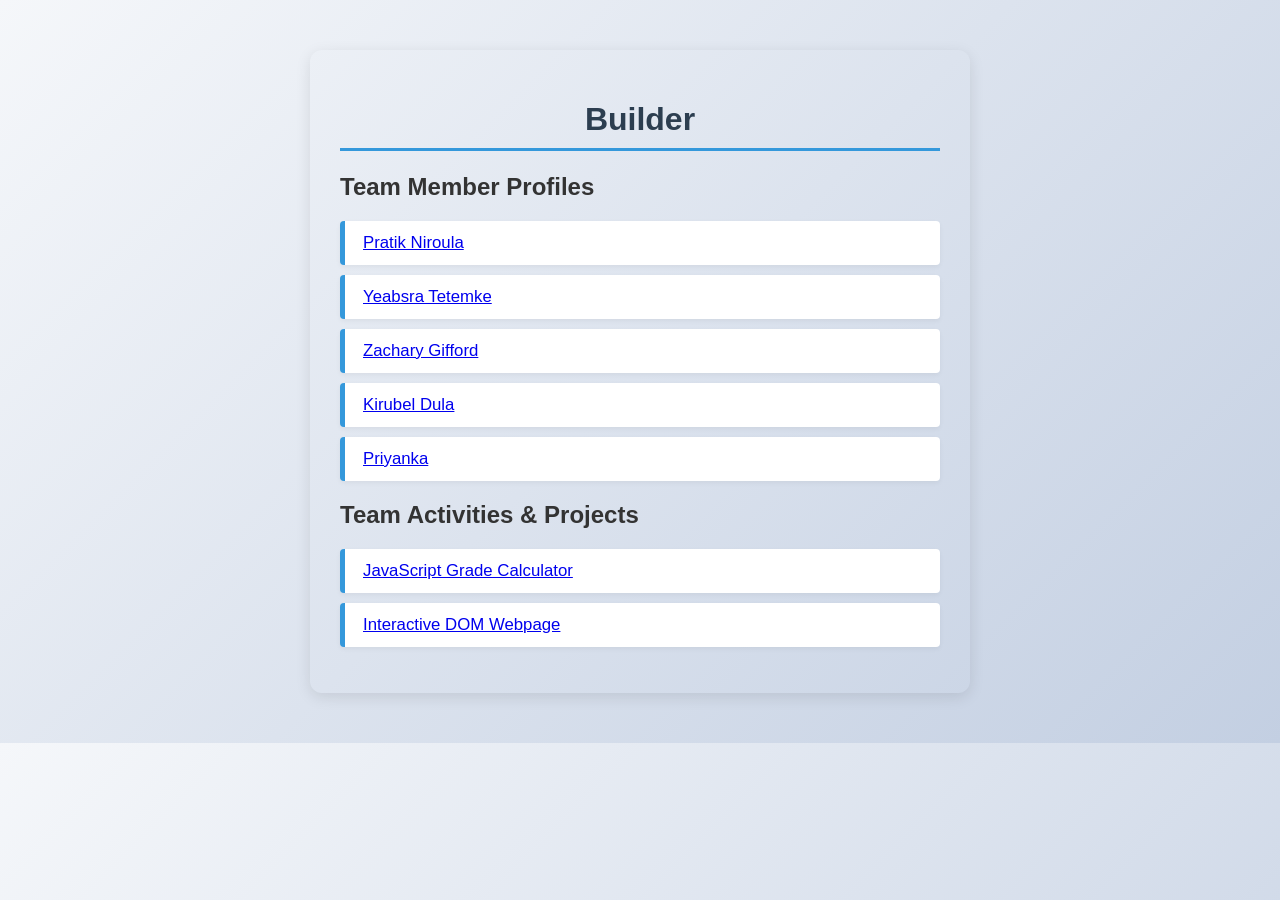
<file: index.html>
<!DOCTYPE html>
<html lang="en">
<head>
    <meta charset="UTF-8">
    <title>Builder Team Page</title>
    <style>
        body {
            font-family: Arial, sans-serif;
            background: linear-gradient(135deg, #f5f7fa, #c3cfe2);
            color: #333;
            max-width: 600px;
            margin: 50px auto;
            padding: 30px;
            border-radius: 12px;
            box-shadow: 0 4px 15px rgba(0, 0, 0, 0.1);
        }
        h1 {
            color: #2c3e50;
            text-align: center;
            border-bottom: 3px solid #3498db;
            padding-bottom: 10px;
        }
        p {
            text-align: center;
            font-size: 1.1em;
            color: #555;
        }
        ul {
            list-style-type: none;
            padding: 0;
            margin-top: 20px;
        }
        li {
            background-color: #ffffff;
            margin: 10px 0;
            padding: 12px 18px;
            border-left: 5px solid #3498db;
            border-radius: 4px;
            font-size: 1.05em;
            box-shadow: 0 2px 5px rgba(0,0,0,0.05);
            transition: transform 0.2s ease, background-color 0.2s ease;
        }
        li:hover {
            background-color: #e8f4fd;
            transform: translateX(5px);
        }
    </style>
</head>
<body>
    <h1>Builder</h1>
    <h2>Team Member Profiles</h2>
    <ul>
        <li><a href="pratik-profile.html">Pratik Niroula</a></li>
        <li><a href="Yeabsra's-profile.html">Yeabsra Tetemke</a></li>
        <li><a href="profile.html">Zachary Gifford</a></li>
        <li><a href="kirubel-profile.html">Kirubel Dula</a></li>
        <li><a href="priyanka-profile.html">Priyanka</a></li>
    </ul>

    <h2>Team Activities &amp; Projects</h2>
    <ul>
        <li><a href="JavaScriptFirstProgram/index.html">JavaScript Grade Calculator</a></li>
        <li><a href="InteractiveDOM/index.html">Interactive DOM Webpage</a></li>
    </ul>
</body>
</html>
</file>
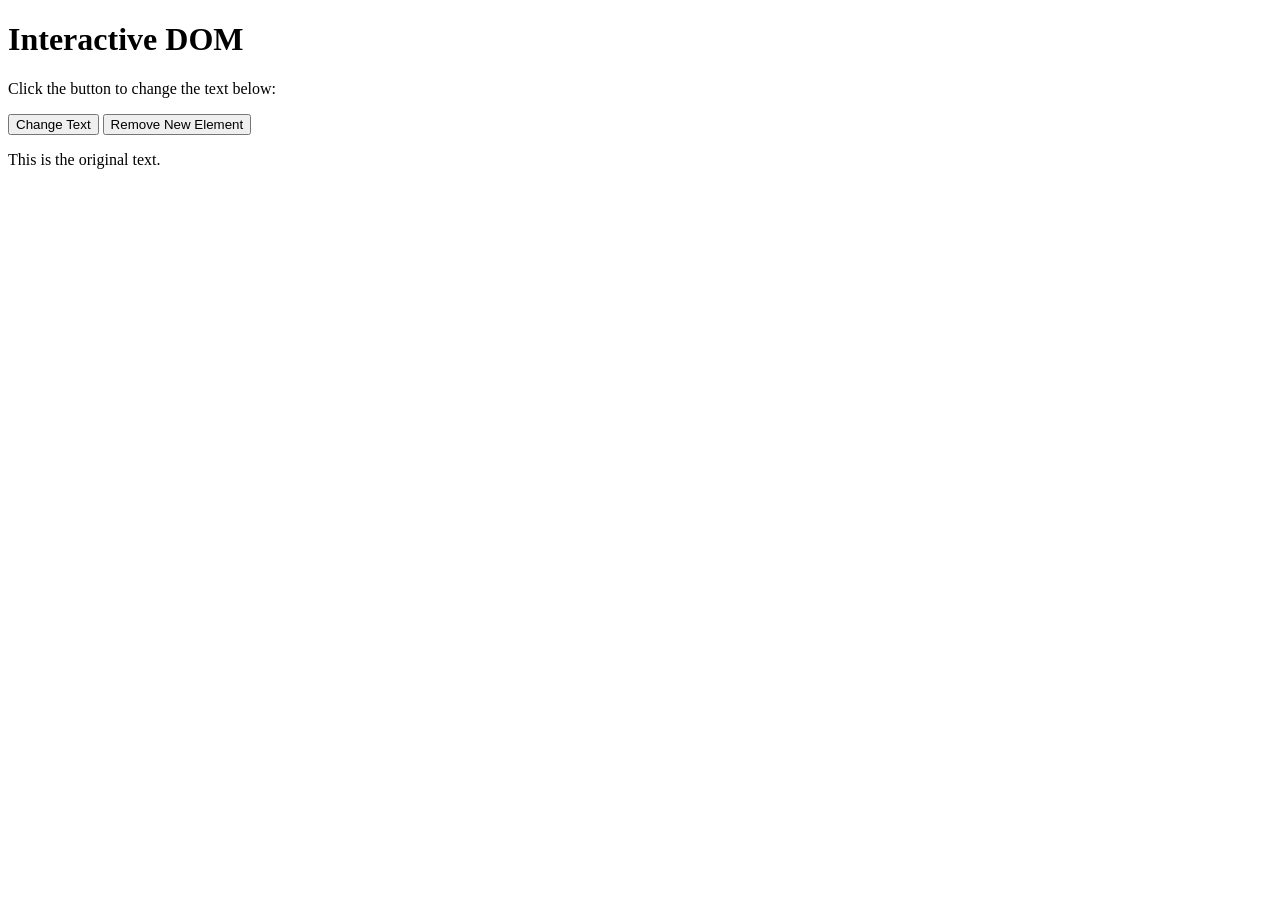
<file: InteractiveDOM/index.html>
<!DOCTYPE html>
<html lang="en">
    <head>
        <meta charset="UTF-8">
        <meta name="viewport" content="width=device-width, initial-scale=1.0">
        <title>Interactive DOM</title>
    
    <body>
        <h1>Interactive DOM</h1>
        <p>Click the button to change the text below:</p>
        <button id="changeTextButton">Change Text</button>
        <button id="removeElementButton">Remove New Element</button>
        <p id="textToChange">This is the original text.</p>
        <div id="outputArea" aria-live="polite"></div>
        <script src="script.js"></script>
    </body>
</html>
</file>
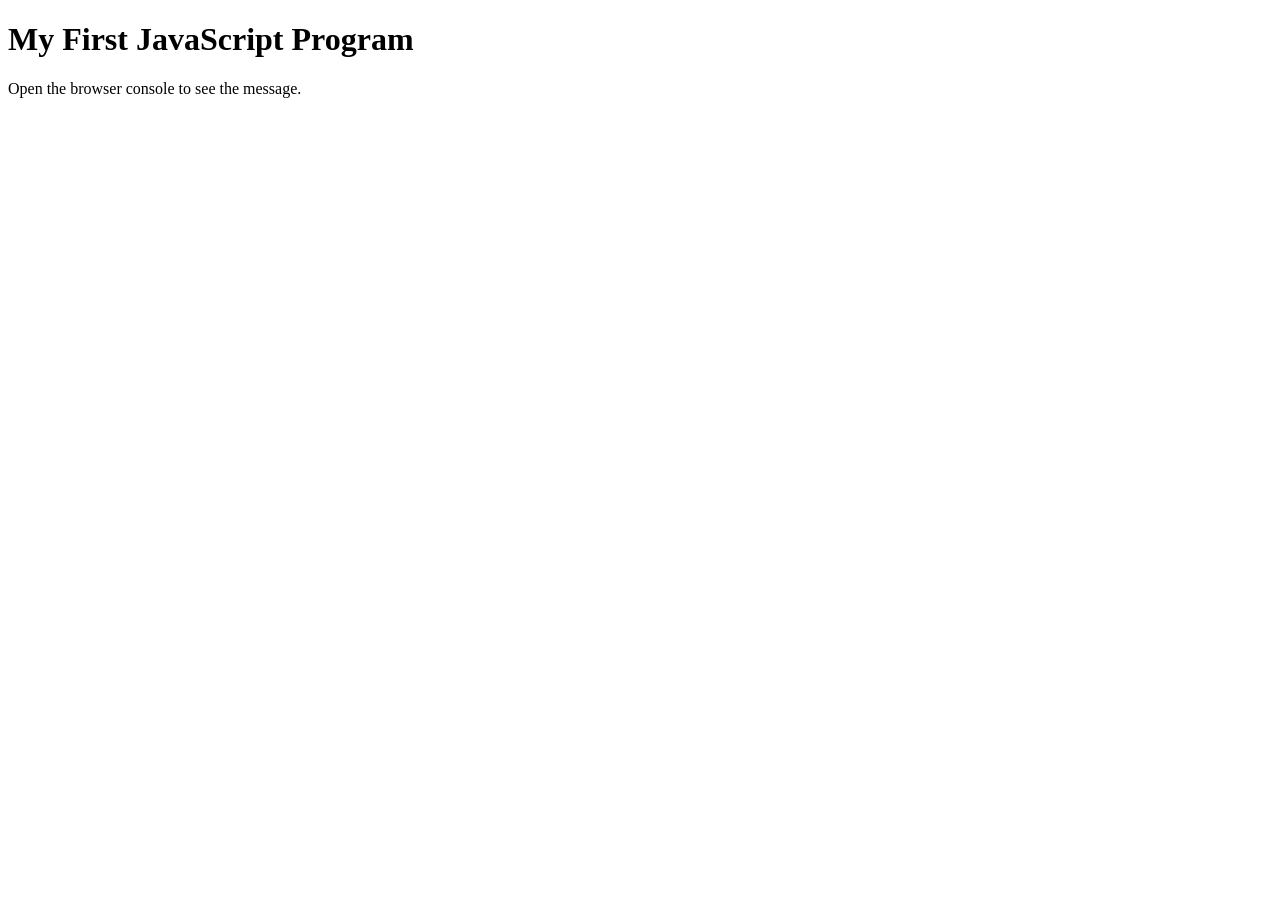
<file: JavaScriptFirstProgra/index.html>
<!DOCTYPE html>
<html lang="en">
<head>
  <meta charset="UTF-8">
  <title>My First JavaScript Program</title>
</head>
<body>
  <h1>My First JavaScript Program</h1>
  <p>Open the browser console to see the message.</p>
  <script src="script.js"></script>
</body>
</html>
</file>
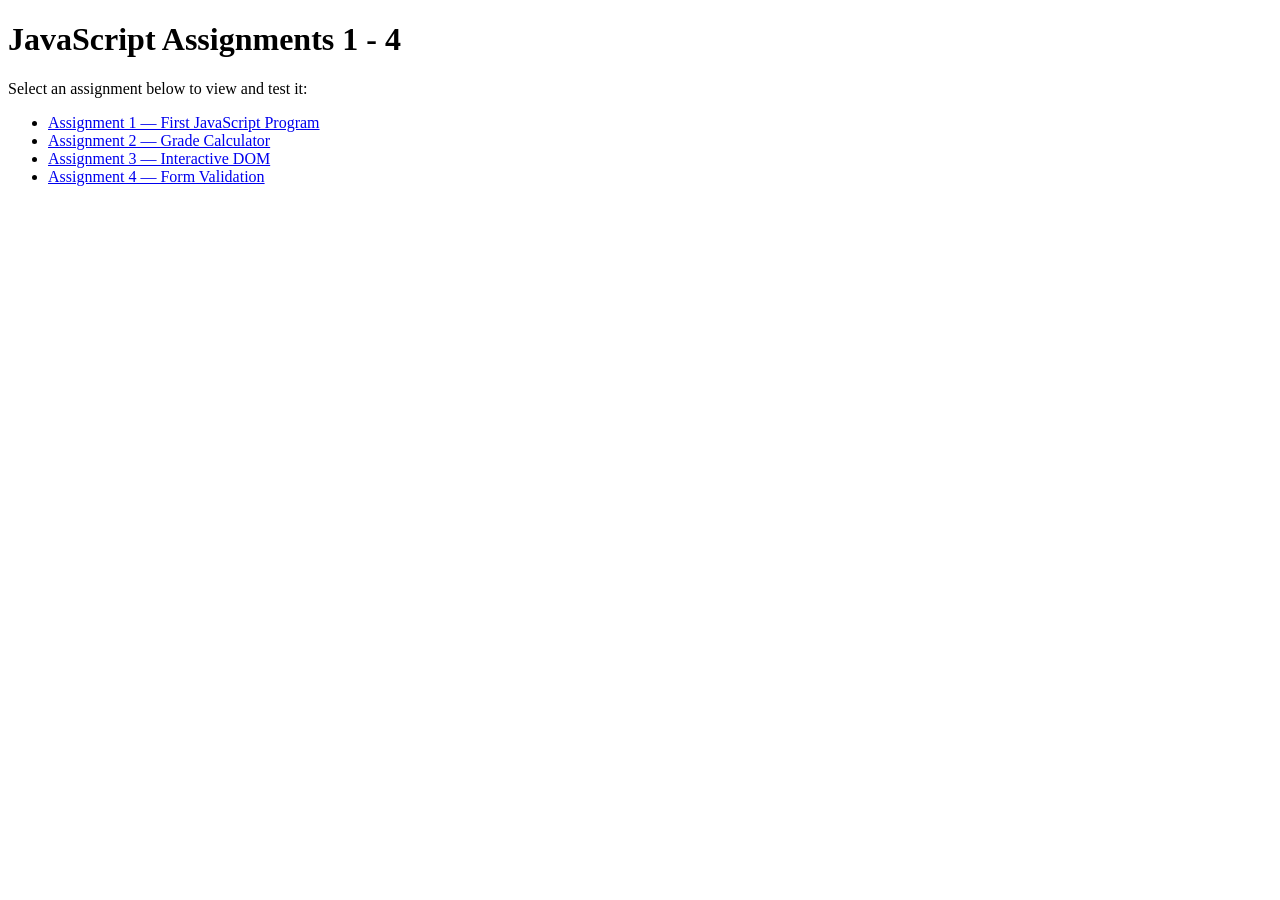
<file: JavaScriptFirstProgram/index.html>
<!DOCTYPE html>
<html lang="en">
<head>
  <meta charset="UTF-8">
  <title>JavaScript Assignments 1 - 4</title>
</head>
<body>
  <h1>JavaScript Assignments 1 - 4</h1>
  <p>Select an assignment below to view and test it:</p>
  <ul>
    <li><a href="Assignment1-JavaScriptFirstProgram/index.html">Assignment 1 — First JavaScript Program</a></li>
    <li><a href="Assignment2-GradeCalculator/index.html">Assignment 2 — Grade Calculator</a></li>
    <li><a href="Assignment3-InteractiveDOM/index.html">Assignment 3 — Interactive DOM</a></li>
    <li><a href="Assignment4-FormValidation/index.html">Assignment 4 — Form Validation</a></li>
  </ul>
</body>
</html>
</file>
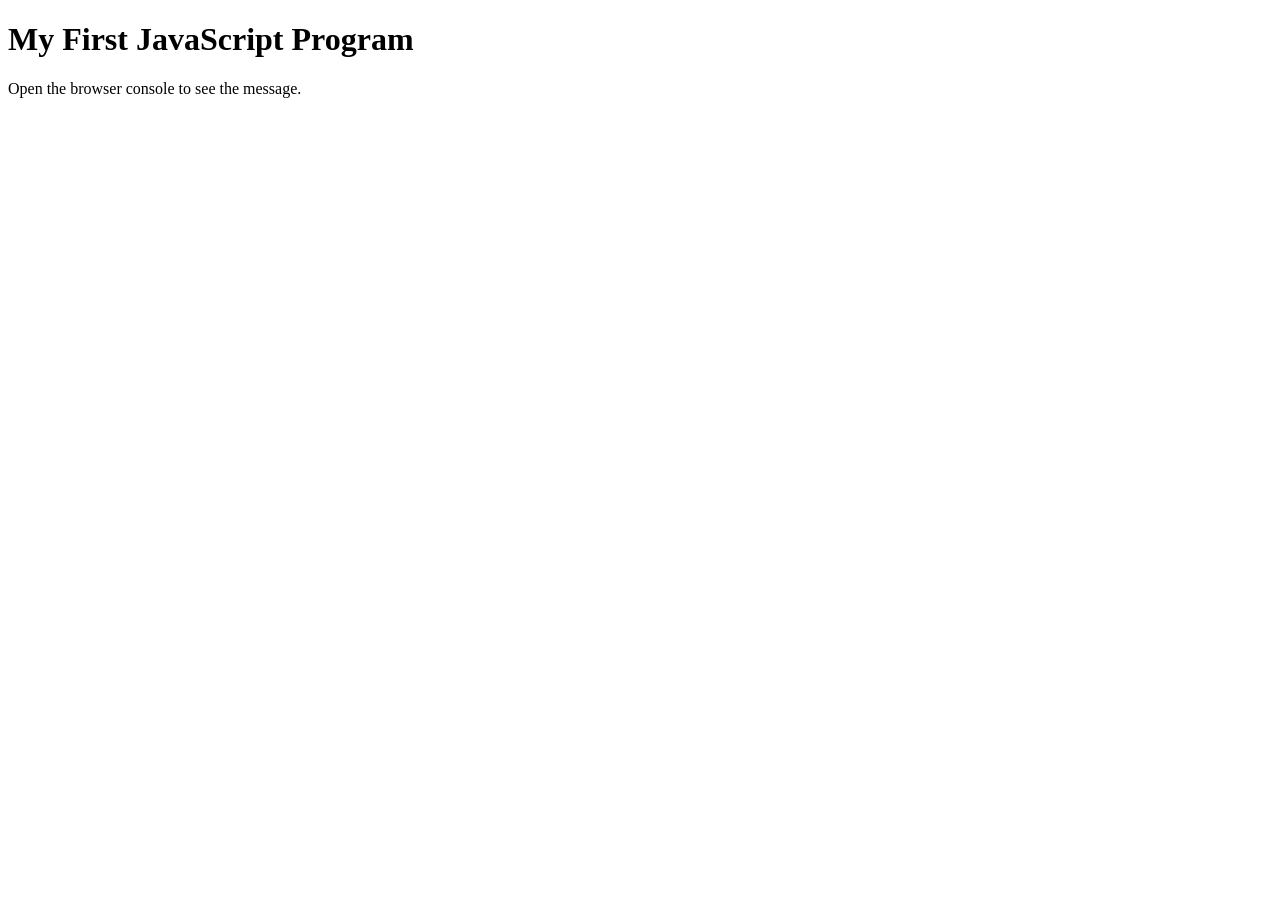
<file: JavaScriptFirstProgram/Assignment1-JavaScriptFirstProgram/index.html>
<!DOCTYPE html>
<html lang="en">
<head>
  <meta charset="UTF-8">
  <title>My First JavaScript Program</title>
</head>
<body>
  <h1>My First JavaScript Program</h1>
  <p>Open the browser console to see the message.</p>
  <script src="script.js"></script>
</body>
</html>
</file>
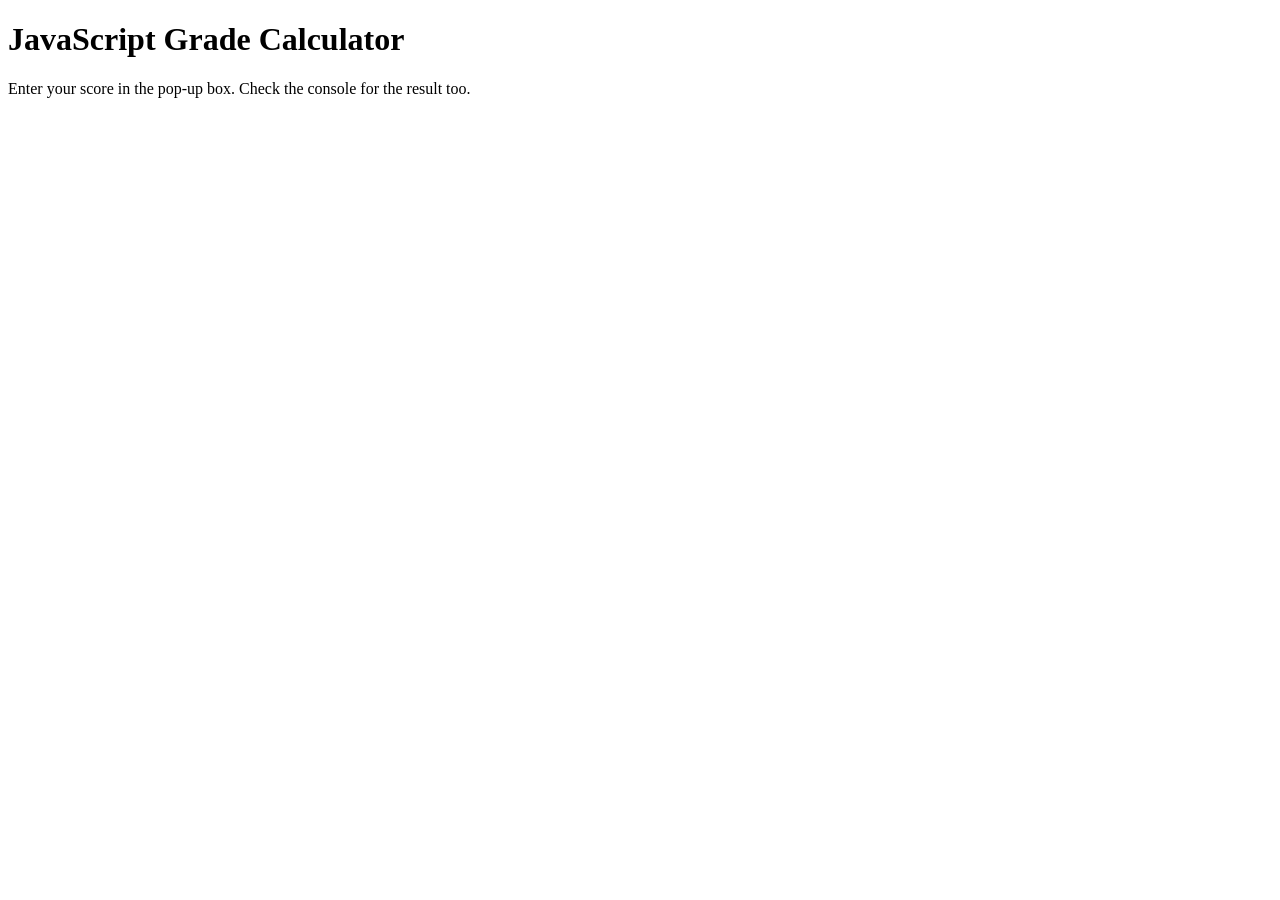
<file: JavaScriptFirstProgram/Assignment2-GradeCalculator/index.html>
<!DOCTYPE html>
<html lang="en">
<head>
  <meta charset="UTF-8">
  <title>JavaScript Grade Calculator</title>
</head>
<body>
  <h1>JavaScript Grade Calculator</h1>
  <p>Enter your score in the pop-up box. Check the console for the result too.</p>
  <script src="script.js"></script>
</body>
</html>
</file>
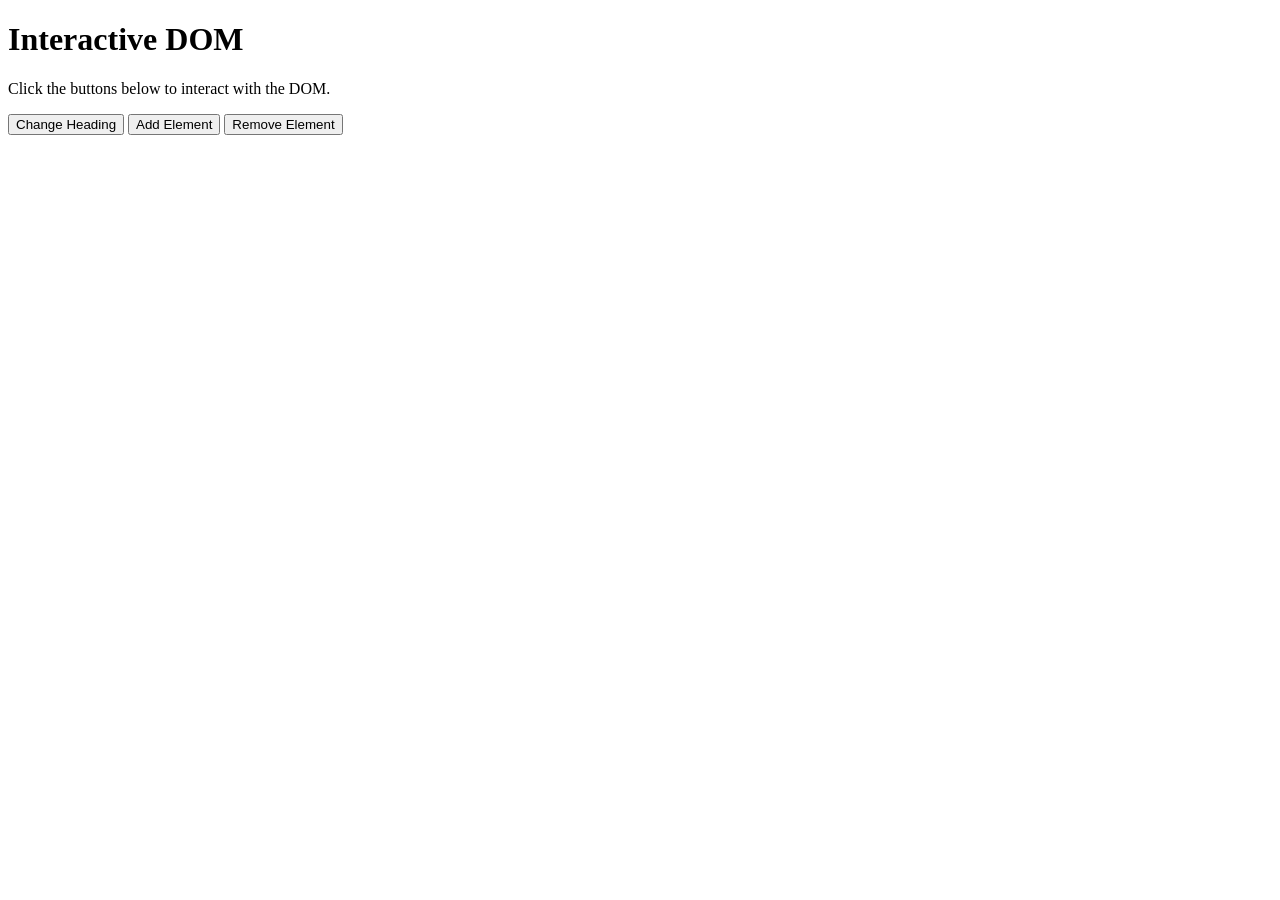
<file: JavaScriptFirstProgram/Assignment3-InteractiveDOM/index.html>
<!DOCTYPE html>
<html lang="en">
<head>
  <meta charset="UTF-8">
  <title>Interactive DOM Webpage</title>
</head>
<body>
  <h1 id="heading">Interactive DOM</h1>
  <p id="message">Click the buttons below to interact with the DOM.</p>

  <button id="changeBtn">Change Heading</button>
  <button id="addBtn">Add Element</button>
  <button id="removeBtn">Remove Element</button>

  <div id="outputArea"></div>

  <script src="script.js"></script>
</body>
</html>
</file>
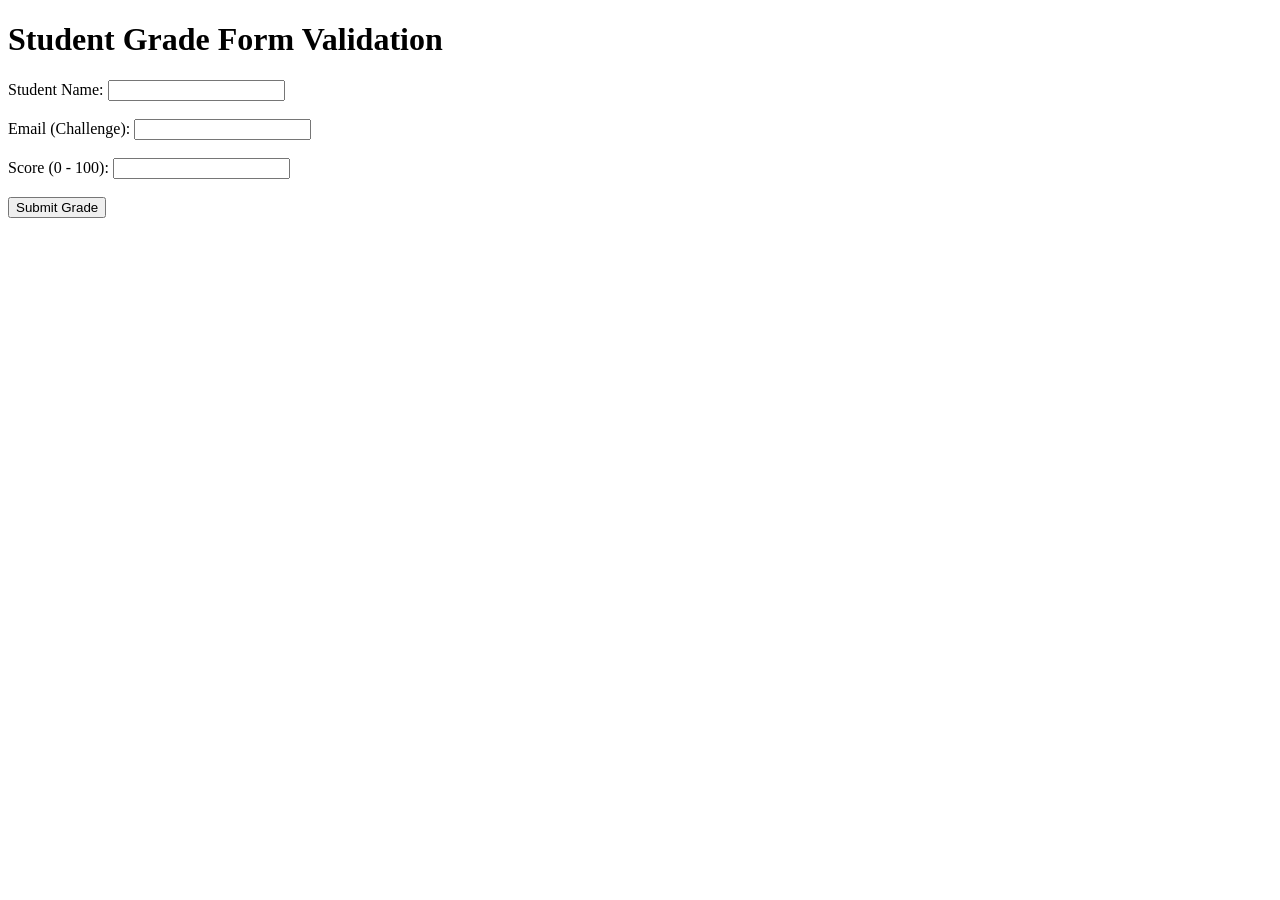
<file: JavaScriptFirstProgram/Assignment4-FormValidation/index.html>
<!DOCTYPE html>
<html lang="en">
<head>
  <meta charset="UTF-8">
  <title>Assignment 4 — Form Validation</title>
</head>
<body>
  <h1>Student Grade Form Validation</h1>
  
  <form id="gradeForm">
    <div>
      <label for="studentName">Student Name:</label>
      <input type="text" id="studentName">
    </div>
    <br>

    <div>
      <label for="studentEmail">Email (Challenge):</label>
      <input type="text" id="studentEmail">
    </div>
    <br>

    <div>
      <label for="studentScore">Score (0 - 100):</label>
      <input type="text" id="studentScore">
    </div>
    <br>

    <button type="submit">Submit Grade</button>
  </form>

  <div id="messageArea" style="margin-top: 20px;"></div>

  <script src="script.js"></script>
</body>
</html>
</file>
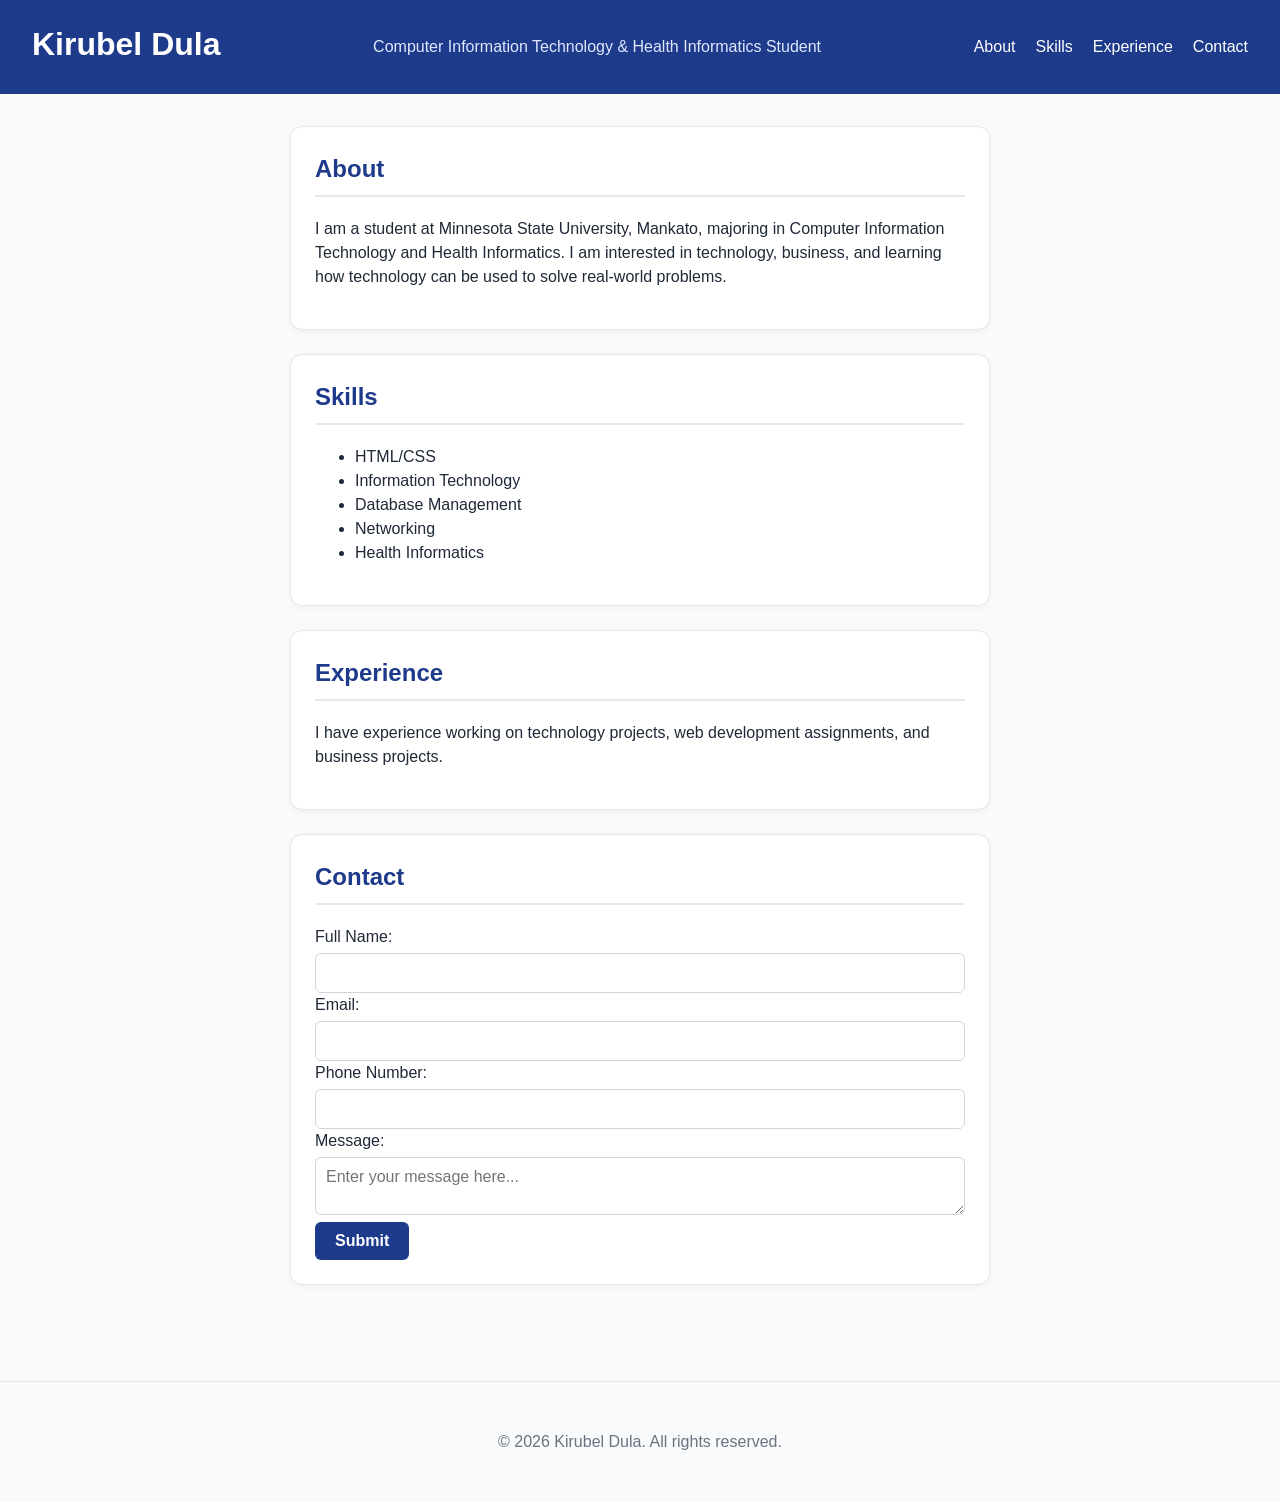
<file: kirubel-profile.html>
<!DOCTYPE html>
<html lang="en">

<head>
    <meta charset="UTF-8">
    <title>Kirubel Dula - Profile</title>
    <link rel="stylesheet" href="style.css">
</head>

<body>

    <header>
        <h1>Kirubel Dula</h1>
        <p>Computer Information Technology & Health Informatics Student</p>

        <nav>
            <ul>
                <li><a href="#about">About</a></li>
                <li><a href="#skills">Skills</a></li>
                <li><a href="#experience">Experience</a></li>
                <li><a href="#contact">Contact</a></li>
            </ul>
        </nav>
    </header>

    <main>

        <section id="about">
            <h2>About</h2>

            <p>
                I am a student at Minnesota State University, Mankato,
                majoring in Computer Information Technology and Health
                Informatics. I am interested in technology, business,
                and learning how technology can be used to solve
                real-world problems.
            </p>
        </section>

        <section id="skills">
            <h2>Skills</h2>

            <ul>
                <li>HTML/CSS</li>
                <li>Information Technology</li>
                <li>Database Management</li>
                <li>Networking</li>
                <li>Health Informatics</li>
            </ul>
        </section>

        <section id="experience">
            <h2>Experience</h2>

            <p>
                I have experience working on technology projects,
                web development assignments, and business projects.
            </p>
        </section>

        <section id="contact">
            <h2>Contact</h2>

            <form action="/submit" method="post">

                <label for="name">Full Name:</label>
                <input type="text" id="name" name="name" required>
                <br>

                <label for="email">Email:</label>
                <input type="email" id="email" name="email" required>
                <br>

                <label for="phone">Phone Number:</label>
                <input
                    type="text"
                    id="phone"
                    name="phone"
                    pattern="^\d{3}-\d{3}-\d{4}$">
                <br>

                <label for="message">Message:</label>
                <textarea
                    id="message"
                    name="message"
                    placeholder="Enter your message here..."></textarea>
                <br>

                <button type="submit">Submit</button>

            </form>
        </section>

    </main>

    <footer>
        <p>&copy; 2026 Kirubel Dula. All rights reserved.</p>
    </footer>

</body>

</html>
</file>
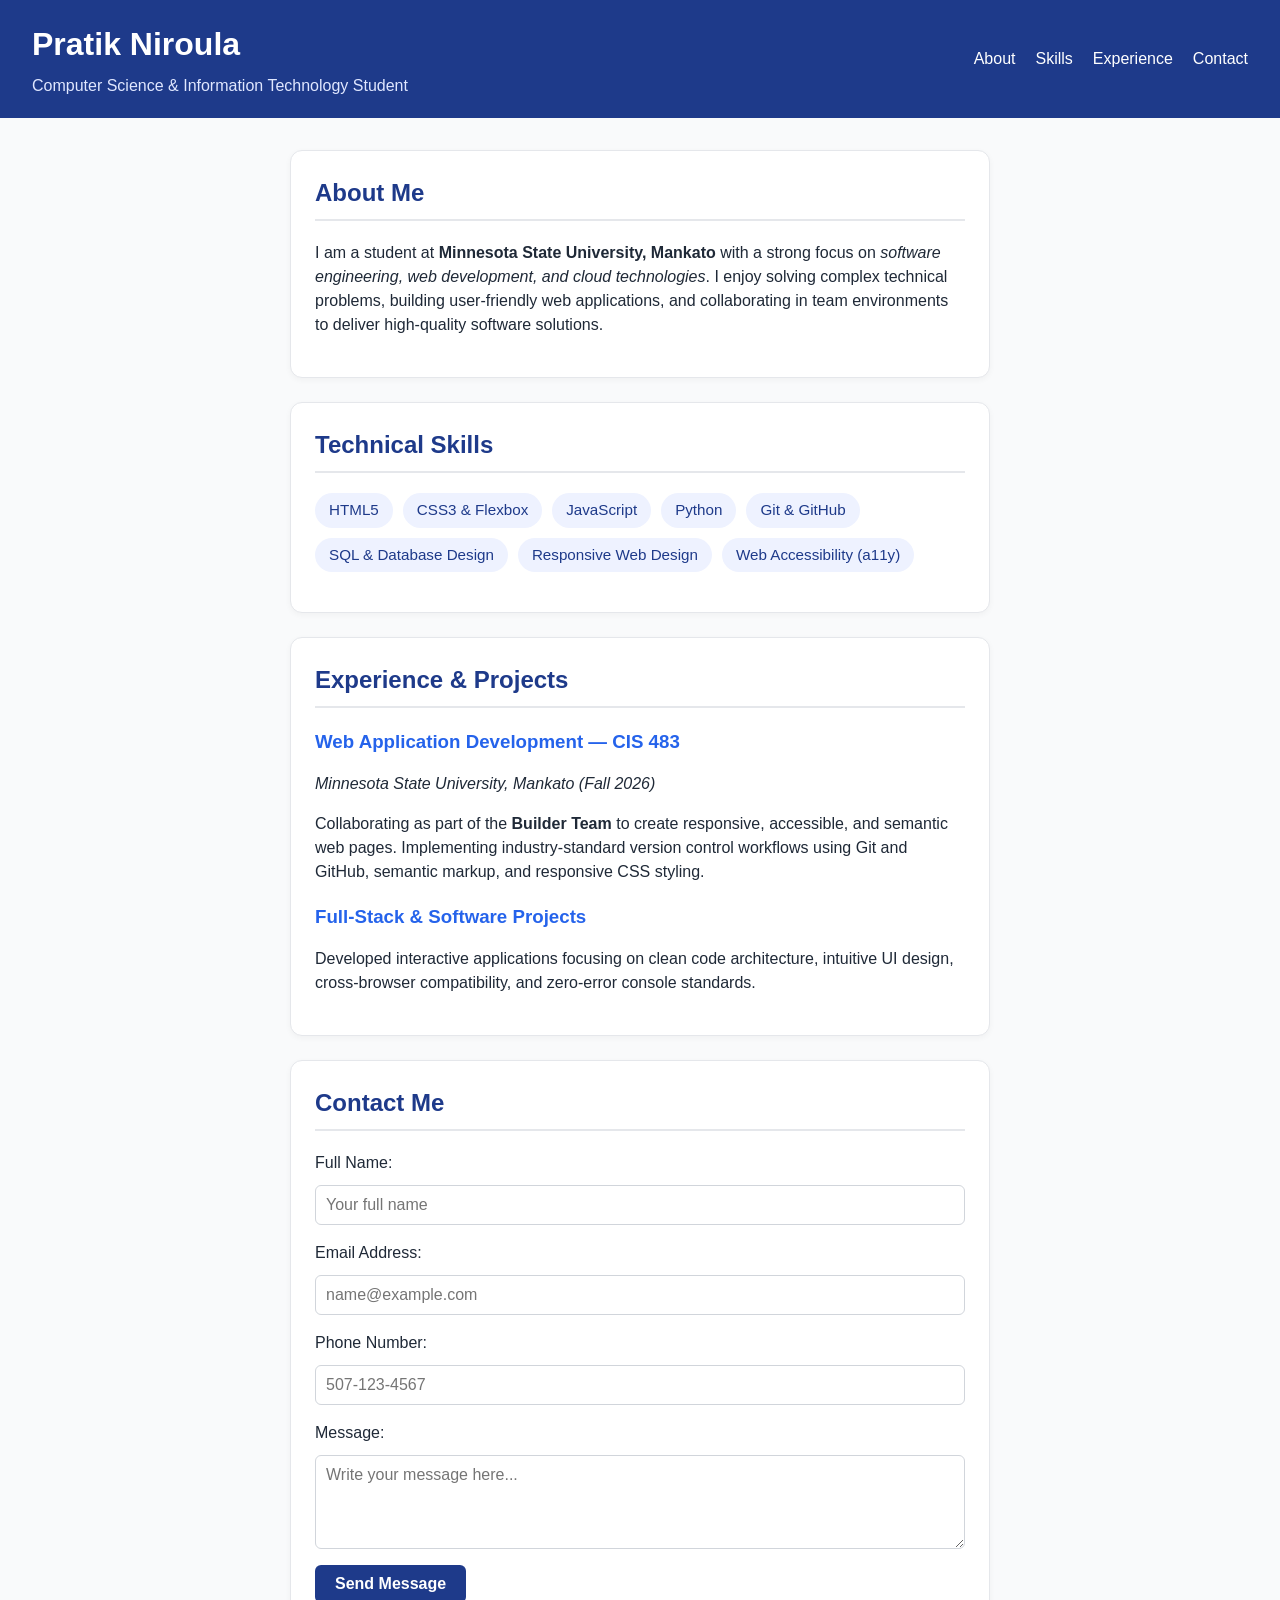
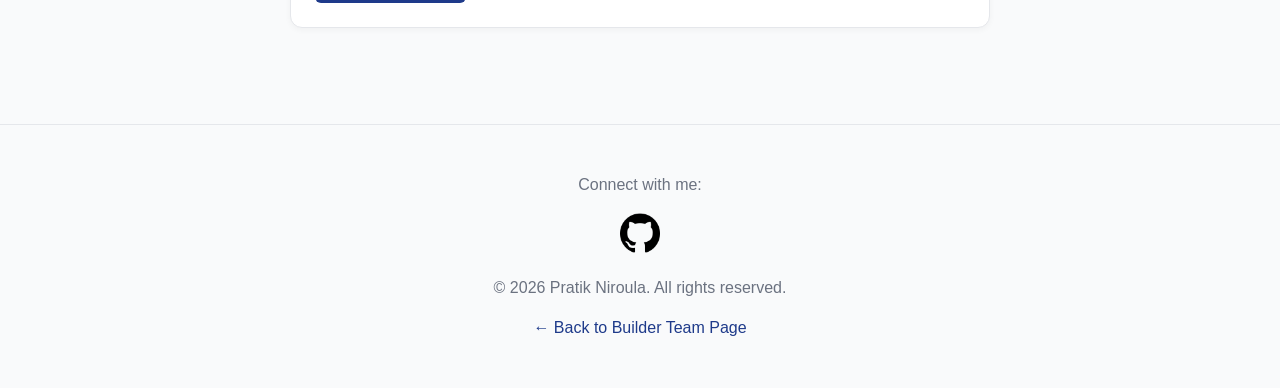
<file: pratik-profile.html>
<!DOCTYPE html>
<html lang="en">
<head>
    <meta charset="UTF-8">
    <meta name="viewport" content="width=device-width, initial-scale=1.0">
    <title>Pratik Niroula - Profile</title>
    <link rel="stylesheet" href="style.css">
</head>
<body>

    <header>
        <div>
            <h1>Pratik Niroula</h1>
            <p>Computer Science &amp; Information Technology Student</p>
        </div>
        <nav aria-label="Main Navigation">
            <ul>
                <li><a href="#about">About</a></li>
                <li><a href="#skills">Skills</a></li>
                <li><a href="#experience">Experience</a></li>
                <li><a href="#contact">Contact</a></li>
            </ul>
        </nav>
    </header>

    <main>
        <section id="about" class="card">
            <h2>About Me</h2>
            <p>
                I am a student at <strong>Minnesota State University, Mankato</strong> with a strong focus on 
                <em>software engineering, web development, and cloud technologies</em>. 
                I enjoy solving complex technical problems, building user-friendly web applications, and collaborating in team environments to deliver high-quality software solutions.
            </p>
        </section>

        <section id="skills" class="card">
            <h2>Technical Skills</h2>
            <ul class="skills-list">
                <li>HTML5</li>
                <li>CSS3 &amp; Flexbox</li>
                <li>JavaScript</li>
                <li>Python</li>
                <li>Git &amp; GitHub</li>
                <li>SQL &amp; Database Design</li>
                <li>Responsive Web Design</li>
                <li>Web Accessibility (a11y)</li>
            </ul>
        </section>

        <section id="experience" class="card">
            <h2>Experience &amp; Projects</h2>
            <article>
                <h3>Web Application Development &mdash; CIS 483</h3>
                <p><em>Minnesota State University, Mankato (Fall 2026)</em></p>
                <p>
                    Collaborating as part of the <strong>Builder Team</strong> to create responsive, accessible, and semantic web pages. Implementing industry-standard version control workflows using Git and GitHub, semantic markup, and responsive CSS styling.
                </p>
            </article>

            <article>
                <h3>Full-Stack &amp; Software Projects</h3>
                <p>
                    Developed interactive applications focusing on clean code architecture, intuitive UI design, cross-browser compatibility, and zero-error console standards.
                </p>
            </article>
        </section>

        <section id="contact" class="card">
            <h2>Contact Me</h2>
            <form action="/submit" method="post">
                <div class="form-group">
                    <label for="name">Full Name:</label>
                    <input type="text" id="name" name="name" required minlength="2" placeholder="Your full name">
                </div>

                <div class="form-group">
                    <label for="email">Email Address:</label>
                    <input type="email" id="email" name="email" required placeholder="name@example.com">
                </div>

                <div class="form-group">
                    <label for="phone">Phone Number:</label>
                    <input type="tel" id="phone" name="phone" pattern="^\d{3}-\d{3}-\d{4}$" placeholder="507-123-4567">
                </div>

                <div class="form-group">
                    <label for="message">Message:</label>
                    <textarea id="message" name="message" rows="4" required minlength="10" placeholder="Write your message here..."></textarea>
                </div>

                <button type="submit">Send Message</button>
            </form>
        </section>
    </main>

    <footer>
        <p>Connect with me:</p>
        <p>
            <a href="https://github.com/Pratikn03" target="_blank" rel="noopener noreferrer">
                <img src="images/github-logo.png" alt="GitHub Profile" width="40" height="40">
            </a>
        </p>
        <p>&copy; 2026 Pratik Niroula. All rights reserved.</p>
        <p><a href="index.html">&larr; Back to Builder Team Page</a></p>
    </footer>

</body>
</html>
</file>
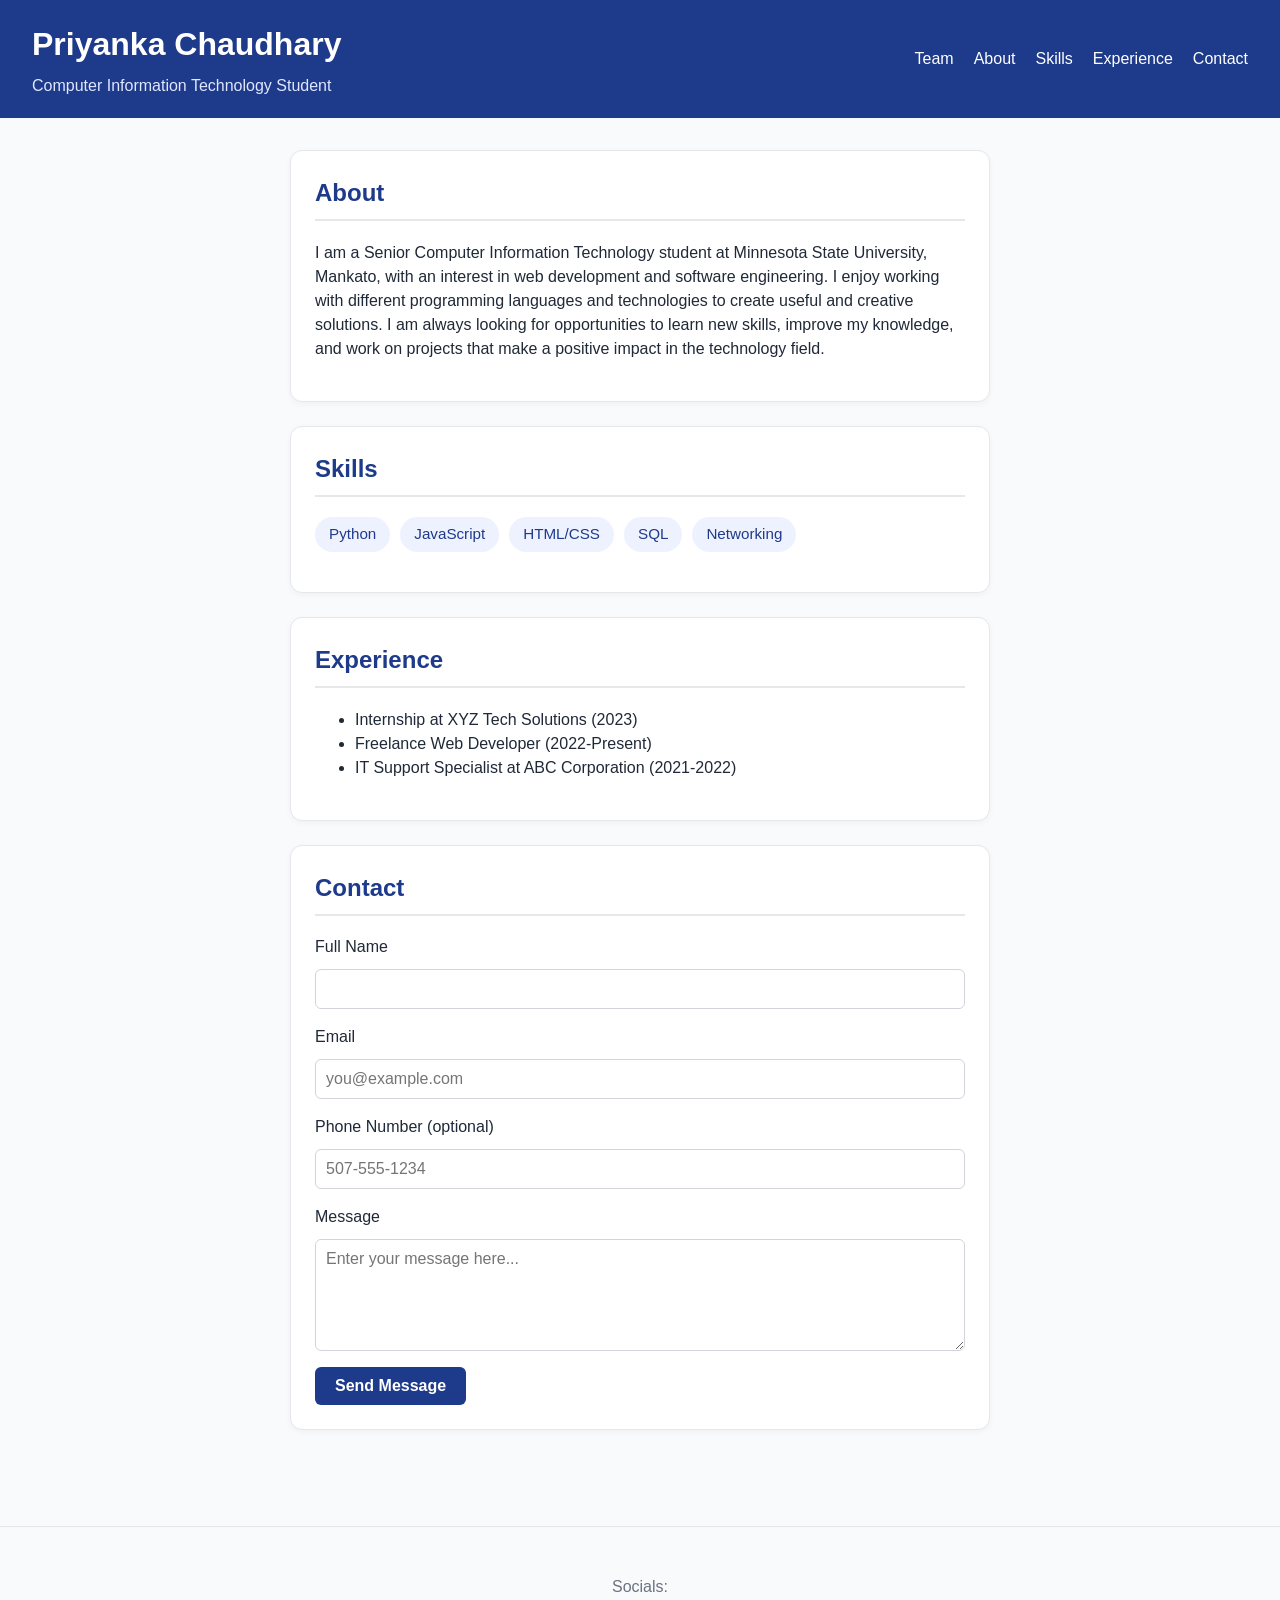
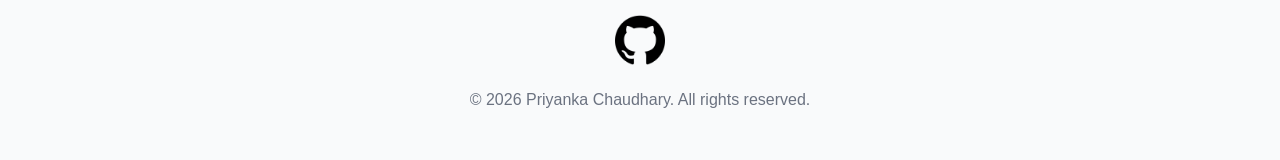
<file: priyanka-profile.html>
<!DOCTYPE html>
<html lang="en">
<head>
    <meta charset="UTF-8">
    <meta name="viewport" content="width=device-width, initial-scale=1.0">
    <title>Priyanka Chaudhary | Profile</title>
    <link rel="stylesheet" href="style.css">
</head>
<body>
    <header>
        <div>
            <h1>Priyanka Chaudhary</h1>
            <p>Computer Information Technology Student</p>
        </div>
        <nav>
            <ul>
                <li><a href="index.html">Team</a></li>
                <li><a href="#about">About</a></li>
                <li><a href="#skills">Skills</a></li>
                <li><a href="#experience">Experience</a></li>
                <li><a href="#contact">Contact</a></li>
            </ul>
        </nav>
    </header>

    <main>
        <section id="about">
            <h2>About</h2>
            <p>
                I am a Senior Computer Information Technology student at Minnesota State University, Mankato,
                with an interest in web development and software engineering. I enjoy working with different
                programming languages and technologies to create useful and creative solutions. I am always
                looking for opportunities to learn new skills, improve my knowledge, and work on projects that
                make a positive impact in the technology field.
            </p>
        </section>

        <section id="skills">
            <h2>Skills</h2>
            <ul class="skills-list">
                <li>Python</li>
                <li>JavaScript</li>
                <li>HTML/CSS</li>
                <li>SQL</li>
                <li>Networking</li>
            </ul>
        </section>

        <section id="experience">
            <h2>Experience</h2>
            <ul>
                <li>Internship at XYZ Tech Solutions (2023)</li>
                <li>Freelance Web Developer (2022-Present)</li>
                <li>IT Support Specialist at ABC Corporation (2021-2022)</li>
            </ul>
        </section>

        <section id="contact">
            <h2>Contact</h2>
            <form>
                <div class="form-group">
                    <label for="name">Full Name</label>
                    <input type="text" id="name" name="name" autocomplete="name" required>
                </div>

                <div class="form-group">
                    <label for="email">Email</label>
                    <input type="email" id="email" name="email" placeholder="you@example.com" autocomplete="email" required>
                </div>

                <div class="form-group">
                    <label for="phone">Phone Number (optional)</label>
                    <input type="tel" id="phone" name="phone" placeholder="507-555-1234"
                           pattern="\d{3}-\d{3}-\d{4}" title="Use the format 507-555-1234">
                </div>

                <div class="form-group">
                    <label for="message">Message</label>
                    <textarea id="message" name="message" rows="5" placeholder="Enter your message here..."></textarea>
                </div>

                <button type="submit">Send Message</button>
            </form>
        </section>
    </main>

    <footer>
        <p>Socials:</p>
        <a href="https://github.com/priyankachaudhary77" target="_blank" rel="noopener noreferrer">
            <img src="images/github-logo.png" alt="Priyanka's GitHub profile" width="50" height="50">
        </a>
        <p>&copy; 2026 Priyanka Chaudhary. All rights reserved.</p>
    </footer>
</body>
</html>
</file>
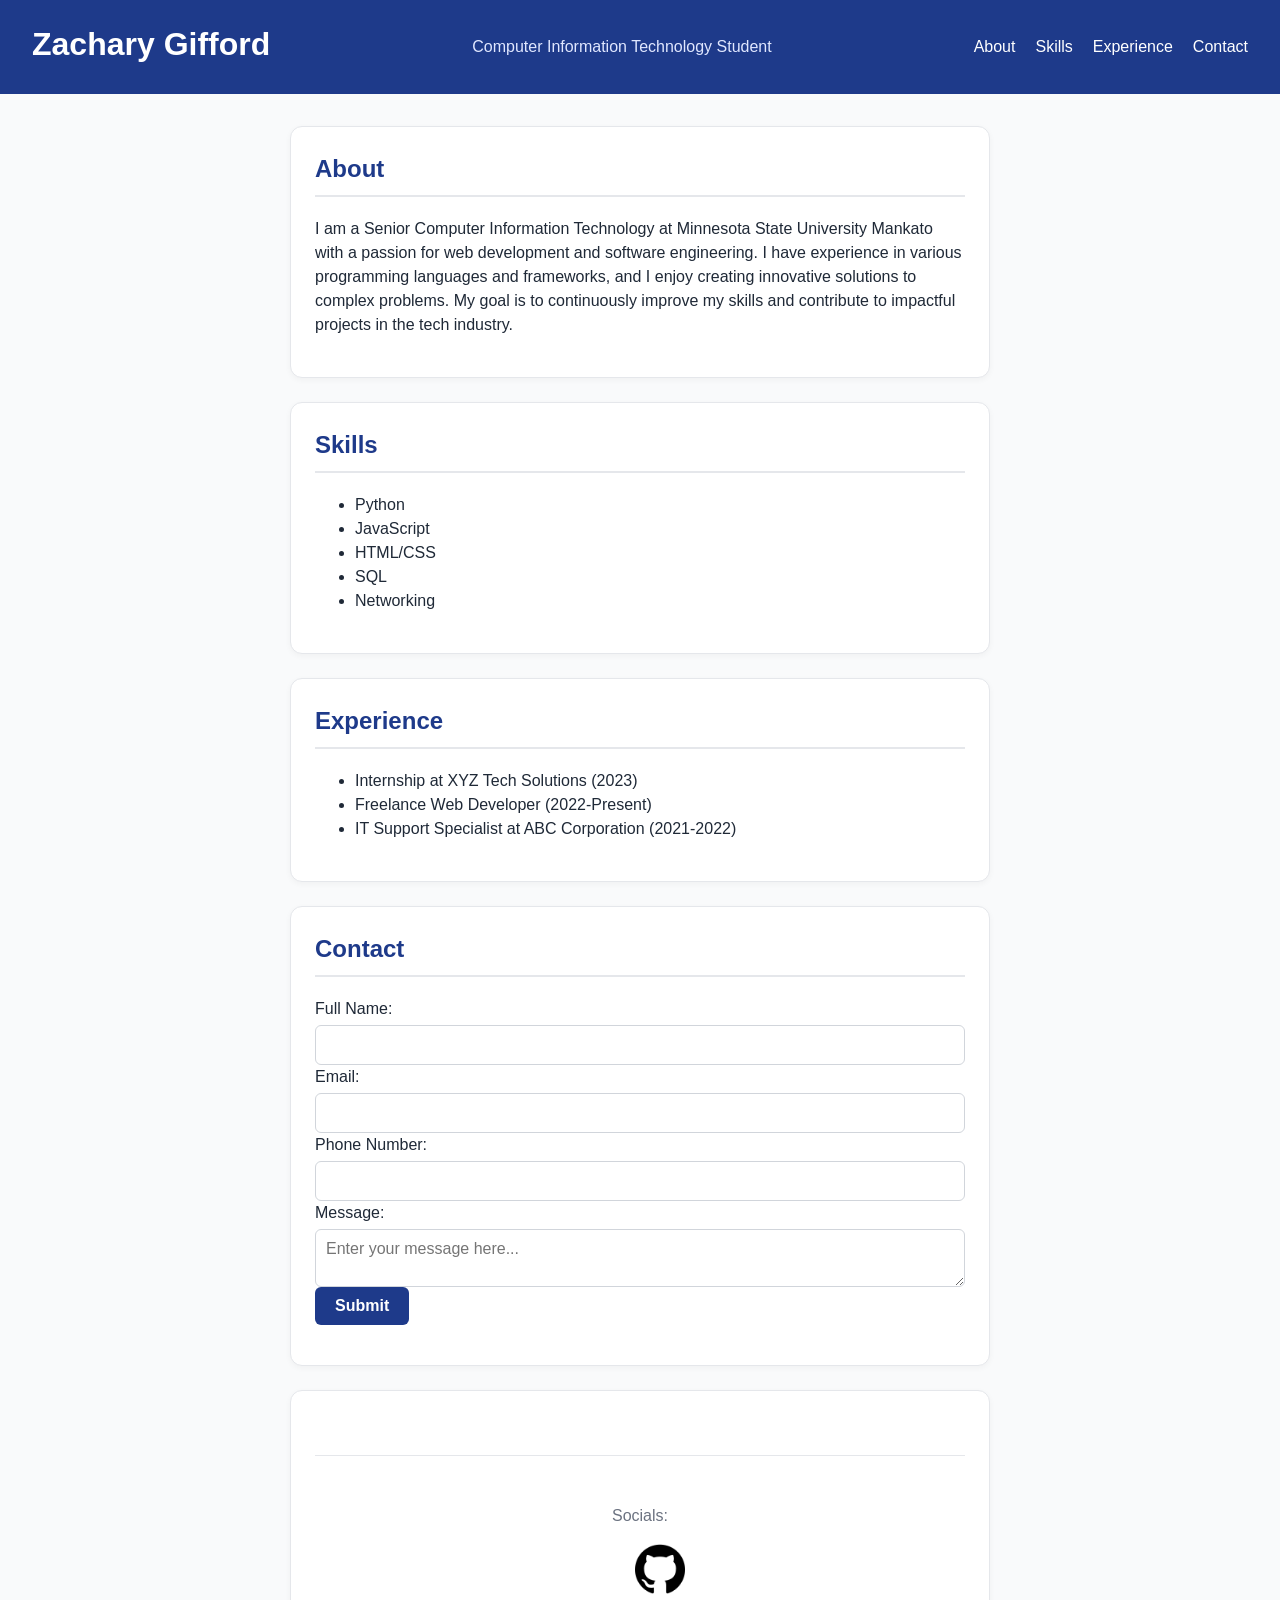
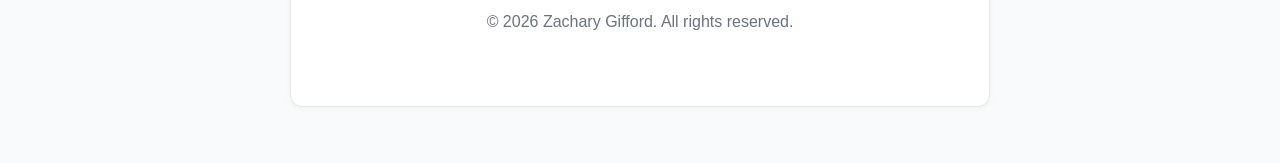
<file: profile.html>
<link rel="stylesheet" href="style.css">
<body>
    <header>
        <h1>Zachary Gifford</h1>
        <p>Computer Information Technology Student</p>
        <nav>
            <ul>
                <li><a href="#about">About</a></li>
                <li><a href="#skills">Skills</a></li>
                <li><a href="#experience">Experience</a></li>
                <li><a href="#contact">Contact</a></li>
            </ul>
        </nav>
    </header>
    <main>
        <section id="about"><h2>About</h2>
            <p>
                I am a Senior Computer Information Technology at Minnesota State University Mankato with a passion for web development and software engineering. I have experience in various programming languages and frameworks, and I enjoy creating innovative solutions to complex problems. My goal is to continuously improve my skills and contribute to impactful projects in the tech industry.
            </p>
        </section>
        <section id="skills"><h2>Skills</h2>
            <ul>
                <li>Python</li>
                <li>JavaScript</li>
                <li>HTML/CSS</li>
                <li>SQL</li>
                <li>Networking</li>
            </ul>
        </section>
        <section id="experience">
            <h2>Experience</h2>
            <ul>
                <li>Internship at XYZ Tech Solutions (2023)</li>
                <li>Freelance Web Developer (2022-Present)</li>
                <li>IT Support Specialist at ABC Corporation (2021-2022)</li>
            </ul>
            
    
        </section>
        <section id="contact">
            <h2>Contact</h2>
            <form action ="/submit" method = "post">
                <label for = "name"> 
                 Full Name:
                </label>
                <input type="text" id = "name" name = "name" required>
                <br>
                <label for = "email">
                    Email:
                </label>
                <input type = "email" id = "email" name = "email" required>
                <br>
                <label for = "phone">
                    Phone Number:
                </label>
                <input type = "text" id = "phone" name = "phone number" pattern = "^\d{3}-\d{3}-\d{4}$" optional>
                <br>
                <label for = "message">
                    Message:
                </label>
                <textarea id = "message" name = "message" placeholder="Enter your message here..."></textarea>
                <br>
                <button type = "submit">Submit</button>
            </form>
        </section>
        <section>
            <footer>
                <p>Socials:</p>
                <ul>
                    <a href="https://github.com/MNSU-zagifford" target="_blank" rel="noopener noreferrer"><img src = "images/github-logo.png" alt = "Github" height = 50 width = 50> </a>
                </ul>
                <p>&copy; 2026 Zachary Gifford. All rights reserved.</p>
            </footer>
        </section>
</main>
</file>
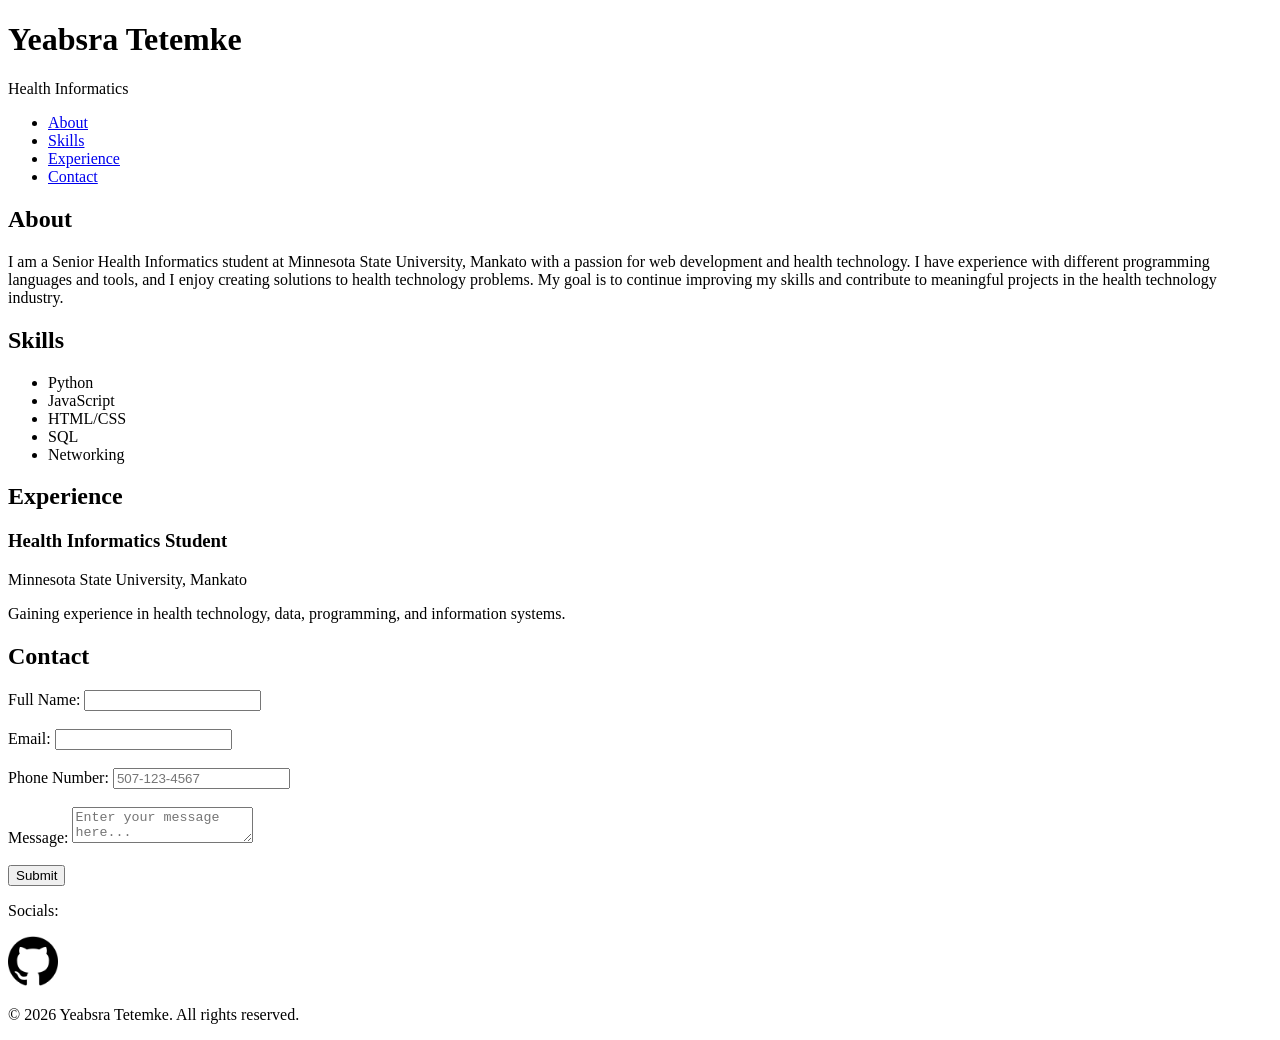
<file: project.html>
<!DOCTYPE html>
<html lang="en">

<head>
    <meta charset="UTF-8">
    <title>Yeabsra Tetemke Profile</title>
</head>

<body>

    <header>
        <h1>Yeabsra Tetemke</h1>
        <p>Health Informatics</p>

        <nav>
            <ul>
                <li><a href="#about">About</a></li>
                <li><a href="#skills">Skills</a></li>
                <li><a href="#experience">Experience</a></li>
                <li><a href="#contact">Contact</a></li>
            </ul>
        </nav>
    </header>


    <main>

        <section id="about">
            <h2>About</h2>

            <p>
                I am a Senior Health Informatics student at Minnesota State University,
                Mankato with a passion for web development and health technology.
                I have experience with different programming languages and tools,
                and I enjoy creating solutions to health technology problems.
                My goal is to continue improving my skills and contribute to
                meaningful projects in the health technology industry.
            </p>
        </section>


        <section id="skills">
            <h2>Skills</h2>

            <ul>
                <li>Python</li>
                <li>JavaScript</li>
                <li>HTML/CSS</li>
                <li>SQL</li>
                <li>Networking</li>
            </ul>
        </section>


        <section id="experience">
            <h2>Experience</h2>

            <article>
                <h3>Health Informatics Student</h3>
                <p>Minnesota State University, Mankato</p>
                <p>
                    Gaining experience in health technology, data,
                    programming, and information systems.
                </p>
            </article>
        </section>


        <section id="contact">
            <h2>Contact</h2>

            <form>

                <label for="name">Full Name:</label>
                <input type="text" id="name" name="name" required>

                <br><br>

                <label for="email">Email:</label>
                <input type="email" id="email" name="email" required>

                <br><br>

                <label for="phone">Phone Number:</label>
                <input
                    type="tel"
                    id="phone"
                    name="phone"
                    pattern="\d{3}-\d{3}-\d{4}"
                    placeholder="507-123-4567"
                >

                <br><br>

                <label for="message">Message:</label>
                <textarea
                    id="message"
                    name="message"
                    minlength="10"
                    placeholder="Enter your message here..."
                ></textarea>

                <br><br>

                <button type="submit">Submit</button>

            </form>
        </section>

    </main>


    <footer>

        <p>Socials:</p>

        <a
            href="https://github.com/MNSU-zagifford"
            target="_blank"
            rel="noopener noreferrer"
        >
            <img
                src="images/github-logo.png"
                alt="GitHub profile"
                height="50"
                width="50"
            >
        </a>

        <p>&copy; 2026 Yeabsra Tetemke. All rights reserved.</p>

    </footer>

</body>

</html>
</file>
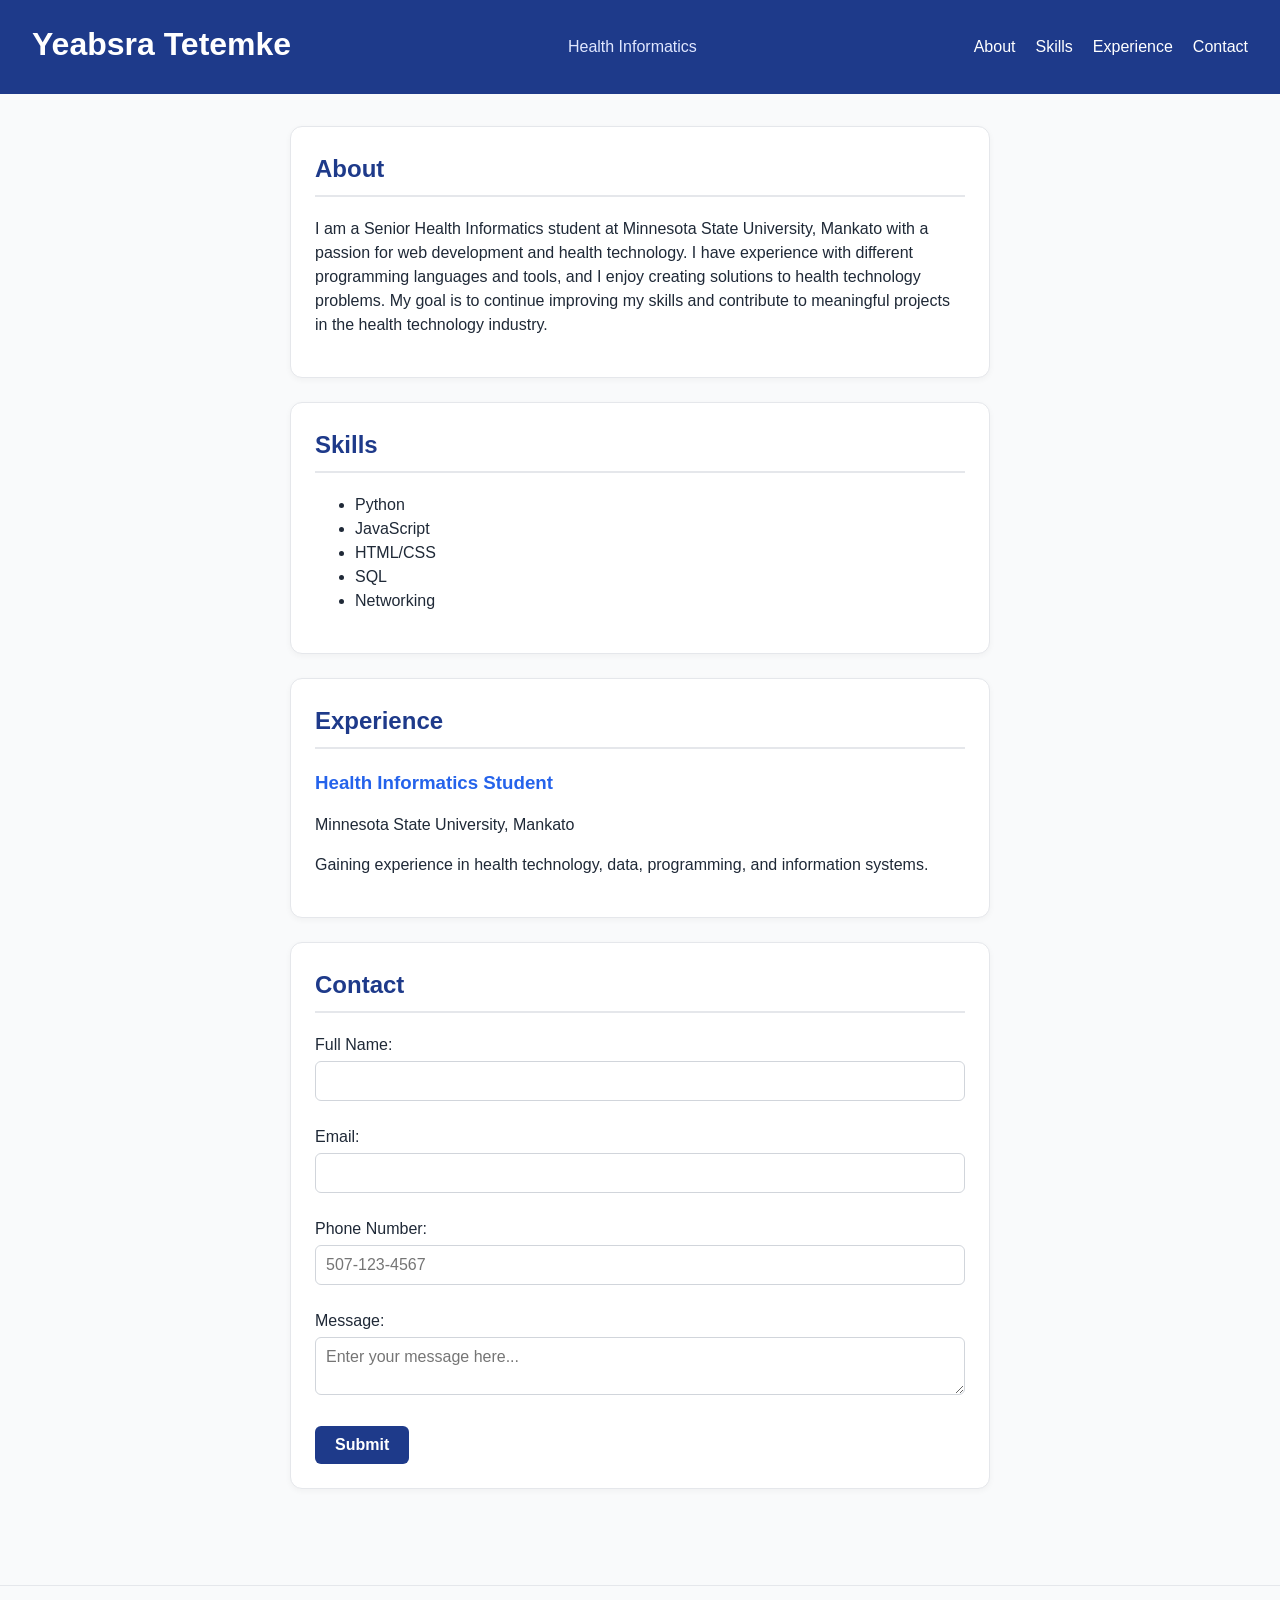
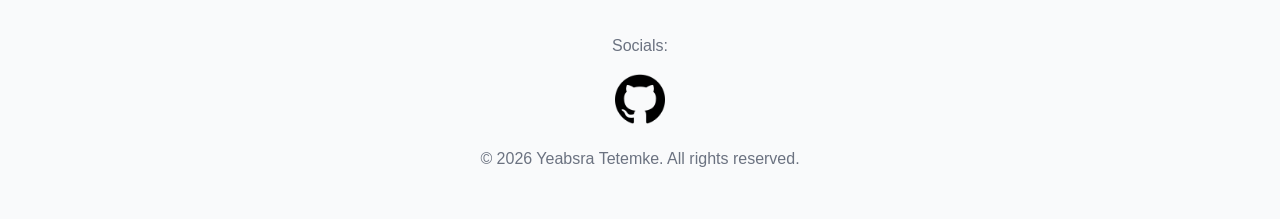
<file: Yeabsra's-profile.html>
<!DOCTYPE html>
<html lang="en">

<head>
    <meta charset="UTF-8">
    <title>Yeabsra Tetemke Profile</title>
    <link rel="stylesheet" href="style.css">
</head>

<body>

    <header>
        <h1>Yeabsra Tetemke</h1>
        <p>Health Informatics</p>

        <nav>
            <ul>
                <li><a href="#about">About</a></li>
                <li><a href="#skills">Skills</a></li>
                <li><a href="#experience">Experience</a></li>
                <li><a href="#contact">Contact</a></li>
            </ul>
        </nav>
    </header>


    <main>

        <section id="about">
            <h2>About</h2>

            <p>
                I am a Senior Health Informatics student at Minnesota State University,
                Mankato with a passion for web development and health technology.
                I have experience with different programming languages and tools,
                and I enjoy creating solutions to health technology problems.
                My goal is to continue improving my skills and contribute to
                meaningful projects in the health technology industry.
            </p>
        </section>


        <section id="skills">
            <h2>Skills</h2>

            <ul>
                <li>Python</li>
                <li>JavaScript</li>
                <li>HTML/CSS</li>
                <li>SQL</li>
                <li>Networking</li>
            </ul>
        </section>


        <section id="experience">
            <h2>Experience</h2>

            <article>
                <h3>Health Informatics Student</h3>
                <p>Minnesota State University, Mankato</p>
                <p>
                    Gaining experience in health technology, data,
                    programming, and information systems.
                </p>
            </article>
        </section>


        <section id="contact">
            <h2>Contact</h2>

            <form>

                <label for="name">Full Name:</label>
                <input type="text" id="name" name="name" required>

                <br><br>

                <label for="email">Email:</label>
                <input type="email" id="email" name="email" required>

                <br><br>

                <label for="phone">Phone Number:</label>
                <input
                    type="tel"
                    id="phone"
                    name="phone"
                    pattern="\d{3}-\d{3}-\d{4}"
                    placeholder="507-123-4567"
                >

                <br><br>

                <label for="message">Message:</label>
                <textarea
                    id="message"
                    name="message"
                    minlength="10"
                    placeholder="Enter your message here..."
                ></textarea>

                <br><br>

                <button type="submit">Submit</button>

            </form>
        </section>

    </main>


    <footer>

        <p>Socials:</p>

        <a
            href="https://github.com/MNSU-zagifford"
            target="_blank"
            rel="noopener noreferrer"
        >
            <img
                src="images/github-logo.png"
                alt="GitHub profile"
                height="50"
                width="50"
            >
        </a>

        <p>&copy; 2026 Yeabsra Tetemke. All rights reserved.</p>

    </footer>

</body>

</html>
</file>
<file: style.css>
/* ============================================
   style.css — CSS in Action, Class Project
   Open index.html in your browser first, then
   change any value below, save, and refresh.
   ============================================ */

body {
  font-family: -apple-system, "Segoe UI", Roboto, sans-serif;
  background-color: #F9FAFB;
  color: #1F2937;
  margin: 0;
  line-height: 1.5;
}

header {
  display: flex;
  align-items: center;
  justify-content: space-between;
  padding: 20px 32px;
  background: #1E3A8A;
  color: white;
  flex-wrap: wrap;
  gap: 16px;
}

header h1 {
  margin: 0 0 6px 0;
  font-size: 2rem;
  color: white;
}

header p {
  margin: 0;
  color: #E0E7FF;
}

header nav ul {
  display: flex;
  gap: 20px;
  list-style: none;
  margin: 0;
  padding: 0;
  flex-wrap: wrap;
}

header nav a {
  color: white;
  text-decoration: none;
  font-weight: 500;
  transition: opacity 0.2s ease;
}

header nav a:hover {
  opacity: 0.8;
  text-decoration: underline;
}

main {
  max-width: 700px;
  margin: 0 auto;
  padding: 32px 24px;
}

.card, section {
  background: white;
  padding: 24px;
  border: 1px solid #E5E7EB;
  border-radius: 12px;
  margin-bottom: 24px;
  box-shadow: 0 2px 6px rgba(0, 0, 0, 0.04);
}

section#contact {
  box-sizing: border-box;
  padding: 24px;
}

h1 {
  font-size: 2rem;
}

h2 {
  color: #1E3A8A;
  margin-top: 0;
  border-bottom: 2px solid #E5E7EB;
  padding-bottom: 8px;
}

h3 {
  color: #2563EB;
  margin-bottom: 4px;
}

.skills-list {
  display: flex;
  flex-wrap: wrap;
  gap: 10px;
  list-style: none;
  padding: 0;
}

.skills-list li {
  background: #EEF2FF;
  color: #1E3A8A;
  padding: 6px 14px;
  border-radius: 999px;
  font-weight: 500;
  font-size: 0.95rem;
}

.form-group {
  display: flex;
  flex-direction: column;
  gap: 6px;
  margin-bottom: 16px;
}

label {
  display: block;
  font-weight: 500;
  margin-bottom: 4px;
}

input,
textarea {
  box-sizing: border-box;
  width: 100%;
  padding: 10px;
  border: 1px solid #D1D5DB;
  border-radius: 6px;
  font-family: inherit;
  font-size: 1rem;
  transition: border-color 0.15s ease, box-shadow 0.15s ease;
}

input:focus,
textarea:focus {
  outline: none;
  border-color: #1E3A8A;
  box-shadow: 0 0 0 3px rgba(30, 58, 138, 0.2);
}

input:invalid:focus,
textarea:invalid:focus {
  border-color: #DC2626;
  box-shadow: 0 0 0 3px rgba(220, 38, 38, 0.2);
}

button {
  padding: 10px 20px;
  background: #1E3A8A;
  color: white;
  border: none;
  border-radius: 6px;
  cursor: pointer;
  font-size: 1rem;
  font-weight: 600;
  transition: background-color 0.2s ease;
}

button:hover {
  background: #16296B;
}

footer {
  text-align: center;
  padding: 32px 20px;
  color: #6B7280;
  border-top: 1px solid #E5E7EB;
  margin-top: 40px;
}

footer a {
  color: #1E3A8A;
  text-decoration: none;
}

footer a:hover {
  text-decoration: underline;
}

/* Responsive Design */
@media (max-width: 600px) {
  header {
    flex-direction: column;
    align-items: flex-start;
  }

  header nav ul {
    flex-direction: column;
    gap: 10px;
  }

  main {
    padding: 16px;
  }
}
</file>
